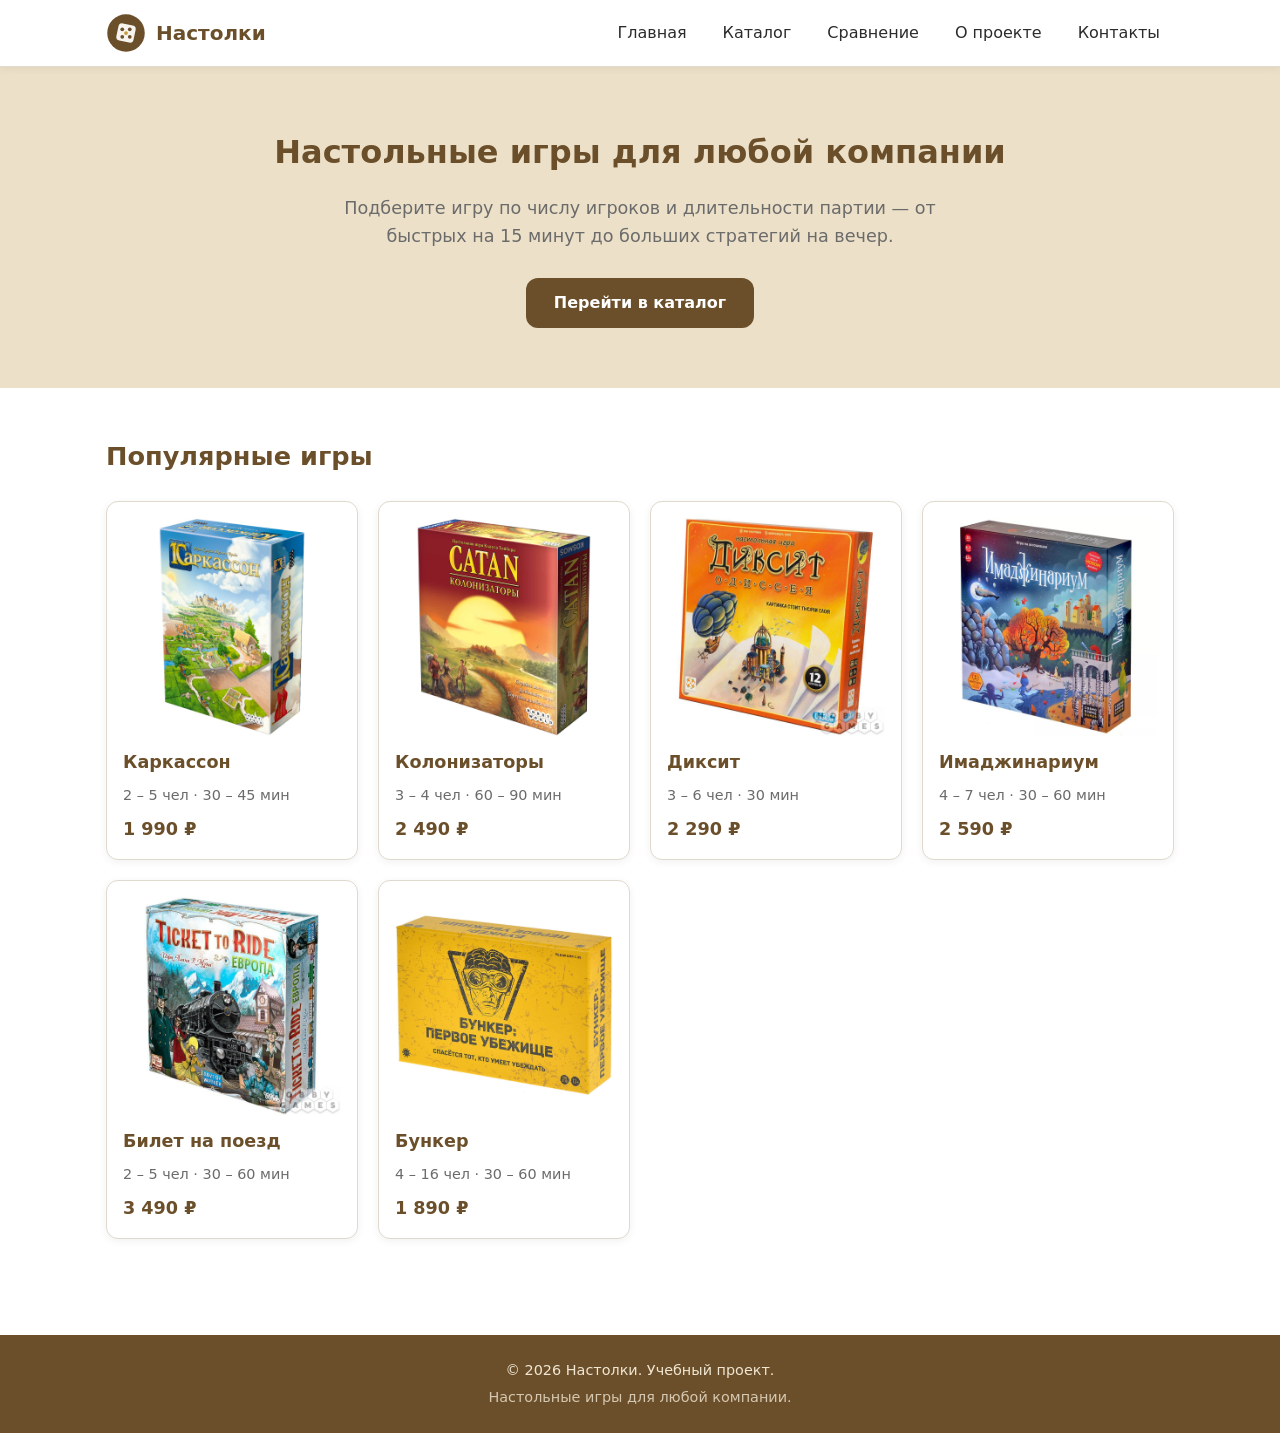
<file: index.html>
<!DOCTYPE html>
<html lang="ru">
<head>
    <meta charset="UTF-8">
    <meta name="viewport" content="width=device-width, initial-scale=1.0">
    <title>Настолки — каталог настольных игр</title>
    <link rel="icon" type="image/svg+xml" href="images/favicon.svg">
    <link rel="stylesheet" href="style.css">
</head>
<body>

    <header class="site-header">
        <div class="container header-inner">
            <a href="index.html" class="logo">
                <img src="images/logo.svg" alt="Логотип Настолки" width="40" height="40">
                <span>Настолки</span>
            </a>
            <nav class="main-nav" aria-label="Основное меню">
                <ul>
                    <li><a href="index.html">Главная</a></li>
                    <li><a href="catalog.html">Каталог</a></li>
                    <li><a href="compare.html">Сравнение</a></li>
                    <li><a href="about.html">О проекте</a></li>
                    <li><a href="contacts.html">Контакты</a></li>
                </ul>
            </nav>
        </div>
    </header>

    <main>
        <section class="hero">
            <div class="container">
                <h1>Настольные игры для любой компании</h1>
                <p>Подберите игру по числу игроков и длительности партии — от быстрых на 15 минут до больших стратегий на вечер.</p>
                <a href="catalog.html" class="btn">Перейти в каталог</a>
            </div>
        </section>

        <section class="featured">
            <div class="container">
                <h2>Популярные игры</h2>
                <div class="cards">

                    <article class="card">
                        <a href="game.html" class="card-image">
                            <img src="images/games/carcassonne.jpg" alt="Настольная игра Каркассон">
                        </a>
                        <h3><a href="game.html">Каркассон</a></h3>
                        <p>2 – 5 чел · 30 – 45 мин</p>
                        <p class="price">1 990 ₽</p>
                    </article>

                    <article class="card">
                        <a href="game.html" class="card-image">
                            <img src="images/games/colonizers.jpg" alt="Настольная игра Колонизаторы">
                        </a>
                        <h3><a href="game.html">Колонизаторы</a></h3>
                        <p>3 – 4 чел · 60 – 90 мин</p>
                        <p class="price">2 490 ₽</p>
                    </article>

                    <article class="card">
                        <a href="game.html" class="card-image">
                            <img src="images/games/dixit.jpg" alt="Настольная игра Диксит">
                        </a>
                        <h3><a href="game.html">Диксит</a></h3>
                        <p>3 – 6 чел · 30 мин</p>
                        <p class="price">2 290 ₽</p>
                    </article>

                    <article class="card">
                        <a href="game.html" class="card-image">
                            <img src="images/games/imaginarium.jpg" alt="Настольная игра Имаджинариум">
                        </a>
                        <h3><a href="game.html">Имаджинариум</a></h3>
                        <p>4 – 7 чел · 30 – 60 мин</p>
                        <p class="price">2 590 ₽</p>
                    </article>

                    <article class="card">
                        <a href="game.html" class="card-image">
                            <img src="images/games/ticket-to-ride.jpg" alt="Настольная игра Билет на поезд">
                        </a>
                        <h3><a href="game.html">Билет на поезд</a></h3>
                        <p>2 – 5 чел · 30 – 60 мин</p>
                        <p class="price">3 490 ₽</p>
                    </article>

                    <article class="card">
                        <a href="game.html" class="card-image">
                            <img src="images/games/bunker.jpg" alt="Настольная игра Бункер">
                        </a>
                        <h3><a href="game.html">Бункер</a></h3>
                        <p>4 – 16 чел · 30 – 60 мин</p>
                        <p class="price">1 890 ₽</p>
                    </article>

                </div>
            </div>
        </section>
    </main>

    <footer class="site-footer">
        <div class="container">
            <p class="copyright">© 2026 Настолки. Учебный проект.</p>
            <p class="slogan">Настольные игры для любой компании.</p>
        </div>
    </footer>

</body>
</html>
</file>
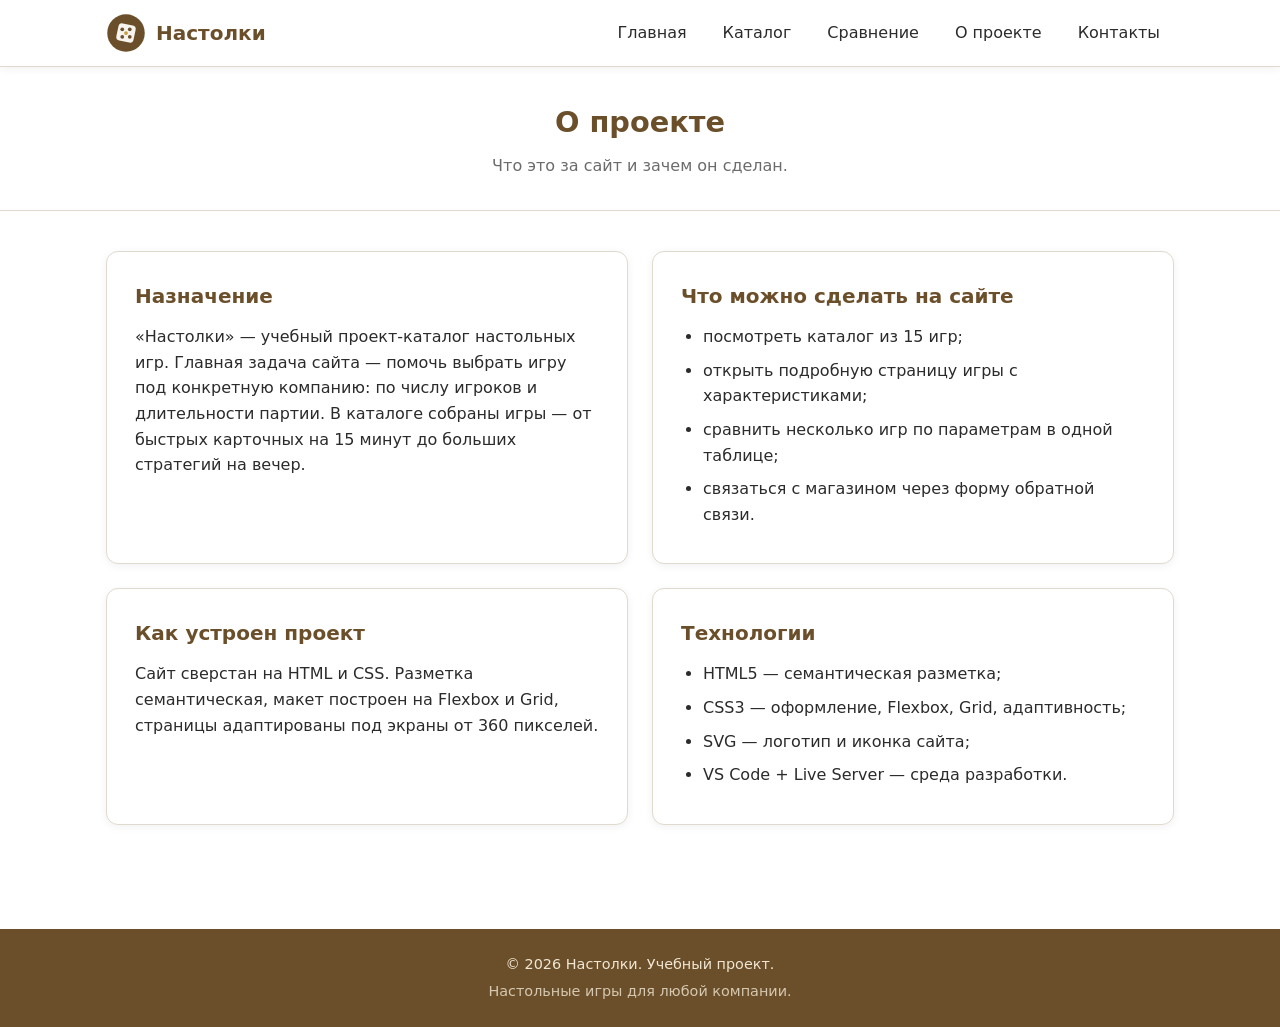
<file: about.html>
<!DOCTYPE html>
<html lang="ru">
<head>
    <meta charset="UTF-8">
    <meta name="viewport" content="width=device-width, initial-scale=1.0">
    <title>О проекте — Настолки</title>
    <link rel="icon" type="image/svg+xml" href="images/favicon.svg">
    <link rel="stylesheet" href="style.css">
</head>
<body>

    <header class="site-header">
        <div class="container header-inner">
            <a href="index.html" class="logo">
                <img src="images/logo.svg" alt="Логотип Настолки" width="40" height="40">
                <span>Настолки</span>
            </a>
            <nav class="main-nav" aria-label="Основное меню">
                <ul>
                    <li><a href="index.html">Главная</a></li>
                    <li><a href="catalog.html">Каталог</a></li>
                    <li><a href="compare.html">Сравнение</a></li>
                    <li><a href="about.html">О проекте</a></li>
                    <li><a href="contacts.html">Контакты</a></li>
                </ul>
            </nav>
        </div>
    </header>

    <main>
        <section class="page-head">
            <div class="container">
                <h1>О проекте</h1>
                <p>Что это за сайт и зачем он сделан.</p>
            </div>
        </section>

        <div class="about">
            <div class="container about-content">
                <article>
                    <h2>Назначение</h2>
                    <p>
                        «Настолки» — учебный проект-каталог настольных игр. Главная задача сайта —
                        помочь выбрать игру под конкретную компанию: по числу игроков и
                        длительности партии. В каталоге собраны игры — от быстрых карточных
                        на 15 минут до больших стратегий на вечер.
                    </p>
                </article>

                <article>
                    <h2>Что можно сделать на сайте</h2>
                    <ul class="about-list">
                        <li>посмотреть каталог из 15 игр;</li>
                        <li>открыть подробную страницу игры с характеристиками;</li>
                        <li>сравнить несколько игр по параметрам в одной таблице;</li>
                        <li>связаться с магазином через форму обратной связи.</li>
                    </ul>
                </article>

                <article>
                    <h2>Как устроен проект</h2>
                    <p>
                        Сайт сверстан на HTML и CSS. Разметка семантическая, макет построен
                        на Flexbox и Grid, страницы адаптированы под экраны от 360 пикселей.
                    </p>
                </article>

                <article>
                    <h2>Технологии</h2>
                    <ul class="about-list">
                        <li>HTML5 — семантическая разметка;</li>
                        <li>CSS3 — оформление, Flexbox, Grid, адаптивность;</li>
                        <li>SVG — логотип и иконка сайта;</li>
                        <li>VS Code + Live Server — среда разработки.</li>
                    </ul>
                </article>
            </div>
        </div>
    </main>

    <footer class="site-footer">
        <div class="container">
            <p class="copyright">© 2026 Настолки. Учебный проект.</p>
            <p class="slogan">Настольные игры для любой компании.</p>
        </div>
    </footer>

</body>
</html>
</file>
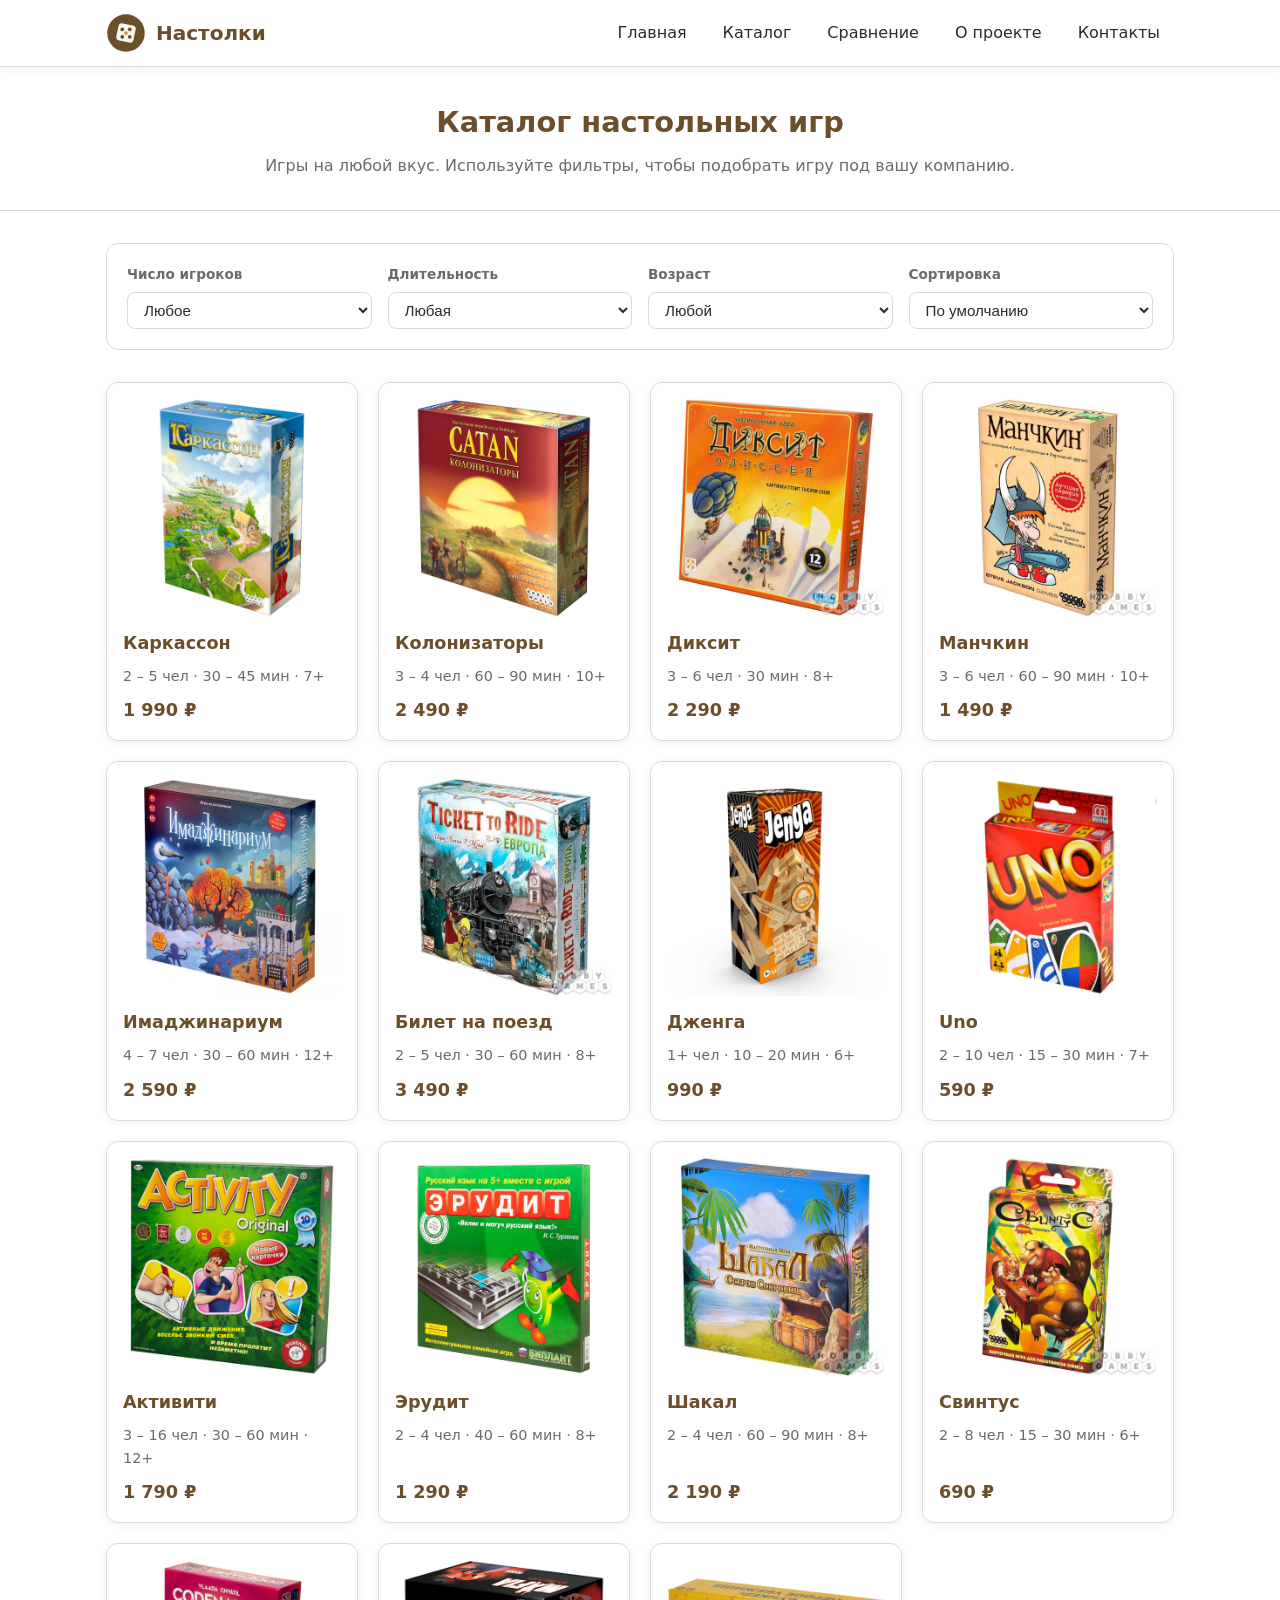
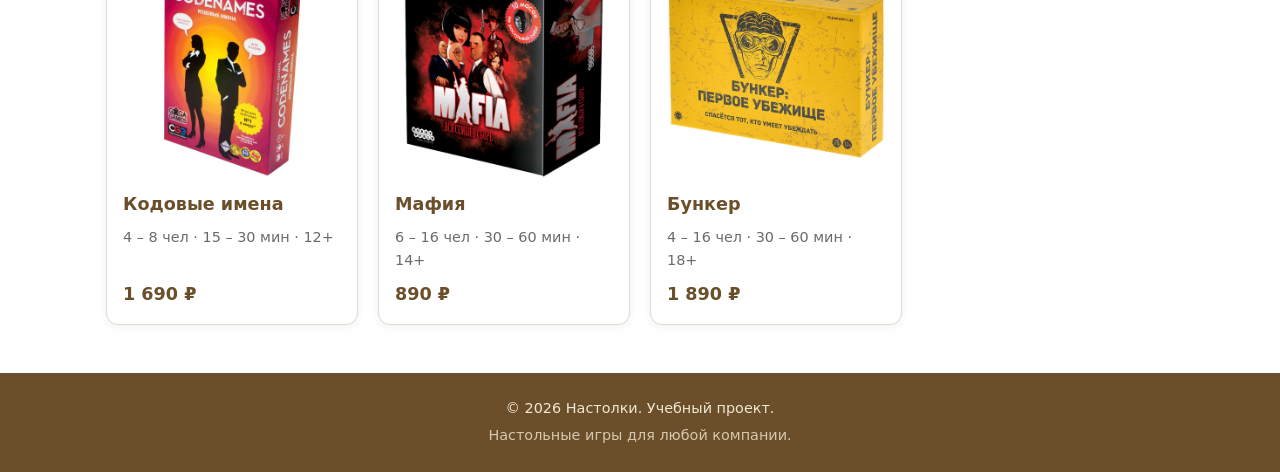
<file: catalog.html>
<!DOCTYPE html>
<html lang="ru">
<head>
    <meta charset="UTF-8">
    <meta name="viewport" content="width=device-width, initial-scale=1.0">
    <title>Каталог настольных игр — Настолки</title>
    <link rel="icon" type="image/svg+xml" href="images/favicon.svg">
    <link rel="stylesheet" href="style.css">
</head>
<body>

    <header class="site-header">
        <div class="container header-inner">
            <a href="index.html" class="logo">
                <img src="images/logo.svg" alt="Логотип Настолки" width="40" height="40">
                <span>Настолки</span>
            </a>
            <nav class="main-nav" aria-label="Основное меню">
                <ul>
                    <li><a href="index.html">Главная</a></li>
                    <li><a href="catalog.html">Каталог</a></li>
                    <li><a href="compare.html">Сравнение</a></li>
                    <li><a href="about.html">О проекте</a></li>
                    <li><a href="contacts.html">Контакты</a></li>
                </ul>
            </nav>
        </div>
    </header>

    <main>
        <section class="page-head">
            <div class="container">
                <h1>Каталог настольных игр</h1>
                <p>Игры на любой вкус. Используйте фильтры, чтобы подобрать игру под вашу компанию.</p>
            </div>
        </section>

        <div class="catalog">
            <div class="container">

                <!-- Фильтры и сортировка -->
                <form class="filters" aria-label="Фильтры каталога">
                    <div class="filter-group">
                        <label for="players">Число игроков</label>
                        <select id="players" name="players">
                            <option value="">Любое</option>
                            <option value="2">2</option>
                            <option value="4">4</option>
                            <option value="6">6</option>
                            <option value="8">8 и более</option>
                        </select>
                    </div>

                    <div class="filter-group">
                        <label for="duration">Длительность</label>
                        <select id="duration" name="duration">
                            <option value="">Любая</option>
                            <option value="short">до 30 мин</option>
                            <option value="medium">30–60 мин</option>
                            <option value="long">более 60 мин</option>
                        </select>
                    </div>

                    <div class="filter-group">
                        <label for="age">Возраст</label>
                        <select id="age" name="age">
                            <option value="">Любой</option>
                            <option value="6">6+</option>
                            <option value="10">10+</option>
                            <option value="12">12+</option>
                            <option value="18">18+</option>
                        </select>
                    </div>

                    <div class="filter-group">
                        <label for="sort">Сортировка</label>
                        <select id="sort" name="sort">
                            <option value="default">По умолчанию</option>
                            <option value="price-asc">Сначала дешёвые</option>
                            <option value="price-desc">Сначала дорогие</option>
                            <option value="name">По названию</option>
                        </select>
                    </div>
                </form>

                <!-- Сетка игр -->
                <div class="cards">

                    <article class="card">
                        <a href="game.html" class="card-image">
                            <img src="images/games/carcassonne.jpg" alt="Настольная игра Каркассон">
                        </a>
                        <h2><a href="game.html">Каркассон</a></h2>
                        <p>2 – 5 чел · 30 – 45 мин<span class="age"> · 7+</span></p>
                        <p class="price">1 990 ₽</p>
                    </article>

                    <article class="card">
                        <a href="game.html" class="card-image">
                            <img src="images/games/colonizers.jpg" alt="Настольная игра Колонизаторы">
                        </a>
                        <h2><a href="game.html">Колонизаторы</a></h2>
                        <p>3 – 4 чел · 60 – 90 мин<span class="age"> · 10+</span></p>
                        <p class="price">2 490 ₽</p>
                    </article>

                    <article class="card">
                        <a href="game.html" class="card-image">
                            <img src="images/games/dixit.jpg" alt="Настольная игра Диксит">
                        </a>
                        <h2><a href="game.html">Диксит</a></h2>
                        <p>3 – 6 чел · 30 мин<span class="age"> · 8+</span></p>
                        <p class="price">2 290 ₽</p>
                    </article>

                    <article class="card">
                        <a href="game.html" class="card-image">
                            <img src="images/games/munchkin.jpg" alt="Настольная игра Манчкин">
                        </a>
                        <h2><a href="game.html">Манчкин</a></h2>
                        <p>3 – 6 чел · 60 – 90 мин<span class="age"> · 10+</span></p>
                        <p class="price">1 490 ₽</p>
                    </article>

                    <article class="card">
                        <a href="game.html" class="card-image">
                            <img src="images/games/imaginarium.jpg" alt="Настольная игра Имаджинариум">
                        </a>
                        <h2><a href="game.html">Имаджинариум</a></h2>
                        <p>4 – 7 чел · 30 – 60 мин<span class="age"> · 12+</span></p>
                        <p class="price">2 590 ₽</p>
                    </article>

                    <article class="card">
                        <a href="game.html" class="card-image">
                            <img src="images/games/ticket-to-ride.jpg" alt="Настольная игра Билет на поезд">
                        </a>
                        <h2><a href="game.html">Билет на поезд</a></h2>
                        <p>2 – 5 чел · 30 – 60 мин<span class="age"> · 8+</span></p>
                        <p class="price">3 490 ₽</p>
                    </article>

                    <article class="card">
                        <a href="game.html" class="card-image">
                            <img src="images/games/jenga.jpg" alt="Настольная игра Дженга">
                        </a>
                        <h2><a href="game.html">Дженга</a></h2>
                        <p>1+ чел · 10 – 20 мин<span class="age"> · 6+</span></p>
                        <p class="price">990 ₽</p>
                    </article>

                    <article class="card">
                        <a href="game.html" class="card-image">
                            <img src="images/games/uno.jpg" alt="Настольная игра Uno">
                        </a>
                        <h2><a href="game.html">Uno</a></h2>
                        <p>2 – 10 чел · 15 – 30 мин<span class="age"> · 7+</span></p>
                        <p class="price">590 ₽</p>
                    </article>

                    <article class="card">
                        <a href="game.html" class="card-image">
                            <img src="images/games/activity.jpg" alt="Настольная игра Активити">
                        </a>
                        <h2><a href="game.html">Активити</a></h2>
                        <p>3 – 16 чел · 30 – 60 мин<span class="age"> · 12+</span></p>
                        <p class="price">1 790 ₽</p>
                    </article>

                    <article class="card">
                        <a href="game.html" class="card-image">
                            <img src="images/games/scrabble.jpg" alt="Настольная игра Эрудит">
                        </a>
                        <h2><a href="game.html">Эрудит</a></h2>
                        <p>2 – 4 чел · 40 – 60 мин<span class="age"> · 8+</span></p>
                        <p class="price">1 290 ₽</p>
                    </article>

                    <article class="card">
                        <a href="game.html" class="card-image">
                            <img src="images/games/jackal.jpg" alt="Настольная игра Шакал">
                        </a>
                        <h2><a href="game.html">Шакал</a></h2>
                        <p>2 – 4 чел · 60 – 90 мин<span class="age"> · 8+</span></p>
                        <p class="price">2 190 ₽</p>
                    </article>

                    <article class="card">
                        <a href="game.html" class="card-image">
                            <img src="images/games/svintus.jpg" alt="Настольная игра Свинтус">
                        </a>
                        <h2><a href="game.html">Свинтус</a></h2>
                        <p>2 – 8 чел · 15 – 30 мин<span class="age"> · 6+</span></p>
                        <p class="price">690 ₽</p>
                    </article>

                    <article class="card">
                        <a href="game.html" class="card-image">
                            <img src="images/games/codenames.jpg" alt="Настольная игра Кодовые имена">
                        </a>
                        <h2><a href="game.html">Кодовые имена</a></h2>
                        <p>4 – 8 чел · 15 – 30 мин<span class="age"> · 12+</span></p>
                        <p class="price">1 690 ₽</p>
                    </article>

                    <article class="card">
                        <a href="game.html" class="card-image">
                            <img src="images/games/mafia.jpg" alt="Настольная игра Мафия">
                        </a>
                        <h2><a href="game.html">Мафия</a></h2>
                        <p>6 – 16 чел · 30 – 60 мин<span class="age"> · 14+</span></p>
                        <p class="price">890 ₽</p>
                    </article>

                    <article class="card">
                        <a href="game.html" class="card-image">
                            <img src="images/games/bunker.jpg" alt="Настольная игра Бункер">
                        </a>
                        <h2><a href="game.html">Бункер</a></h2>
                        <p>4 – 16 чел · 30 – 60 мин<span class="age"> · 18+</span></p>
                        <p class="price">1 890 ₽</p>
                    </article>

                </div>
            </div>
        </div>
    </main>

    <footer class="site-footer">
        <div class="container">
            <p class="copyright">© 2026 Настолки. Учебный проект.</p>
            <p class="slogan">Настольные игры для любой компании.</p>
        </div>
    </footer>

</body>
</html>
</file>
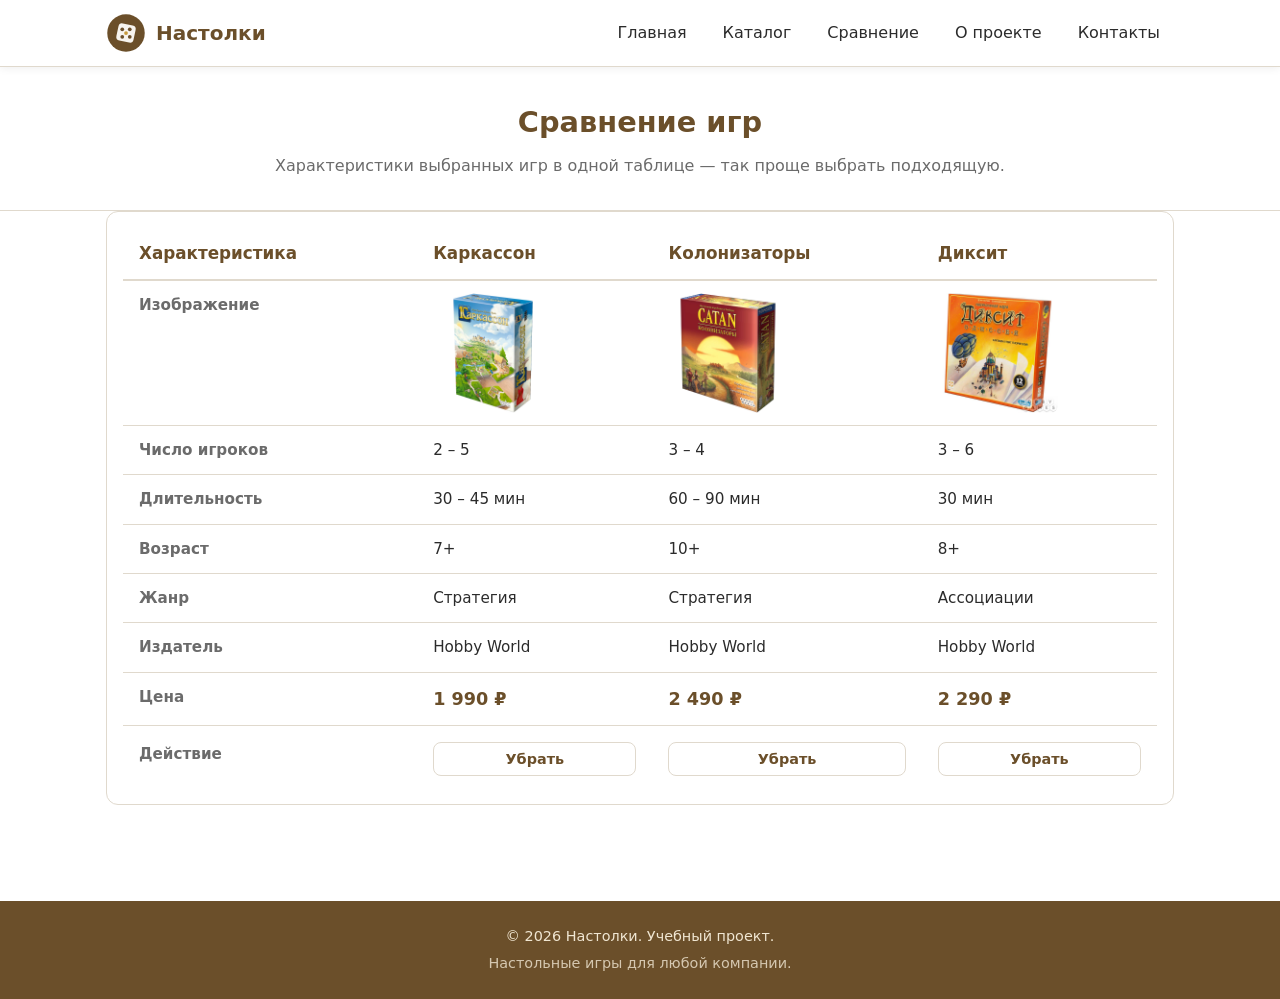
<file: compare.html>
<!DOCTYPE html>
<html lang="ru">
<head>
    <meta charset="UTF-8">
    <meta name="viewport" content="width=device-width, initial-scale=1.0">
    <title>Сравнение игр — Настолки</title>
    <link rel="icon" type="image/svg+xml" href="images/favicon.svg">
    <link rel="stylesheet" href="style.css">
</head>
<body>

    <header class="site-header">
        <div class="container header-inner">
            <a href="index.html" class="logo">
                <img src="images/logo.svg" alt="Логотип Настолки" width="40" height="40">
                <span>Настолки</span>
            </a>
            <nav class="main-nav" aria-label="Основное меню">
                <ul>
                    <li><a href="index.html">Главная</a></li>
                    <li><a href="catalog.html">Каталог</a></li>
                    <li><a href="compare.html">Сравнение</a></li>
                    <li><a href="about.html">О проекте</a></li>
                    <li><a href="contacts.html">Контакты</a></li>
                </ul>
            </nav>
        </div>
    </header>

    <main>
        <section class="page-head">
            <div class="container">
                <h1>Сравнение игр</h1>
                <p>Характеристики выбранных игр в одной таблице — так проще выбрать подходящую.</p>
            </div>
        </section>

        <div class="compare">
            <div class="container">

                <div class="compare-scroll">
                    <table class="compare-table">
                        <caption class="visually-hidden">Сравнение настольных игр по характеристикам</caption>
                        <thead>
                            <tr>
                                <th scope="col">Характеристика</th>
                                <th scope="col">Каркассон</th>
                                <th scope="col">Колонизаторы</th>
                                <th scope="col">Диксит</th>
                            </tr>
                        </thead>
                        <tbody>
                            <tr>
                                <th scope="row">Изображение</th>
                                <td><img src="images/games/carcassonne.jpg" alt="Каркассон"></td>
                                <td><img src="images/games/colonizers.jpg" alt="Колонизаторы"></td>
                                <td><img src="images/games/dixit.jpg" alt="Диксит"></td>
                            </tr>
                            <tr>
                                <th scope="row">Число игроков</th>
                                <td>2 – 5</td>
                                <td>3 – 4</td>
                                <td>3 – 6</td>
                            </tr>
                            <tr>
                                <th scope="row">Длительность</th>
                                <td>30 – 45 мин</td>
                                <td>60 – 90 мин</td>
                                <td>30 мин</td>
                            </tr>
                            <tr>
                                <th scope="row">Возраст</th>
                                <td>7+</td>
                                <td>10+</td>
                                <td>8+</td>
                            </tr>
                            <tr>
                                <th scope="row">Жанр</th>
                                <td>Стратегия</td>
                                <td>Стратегия</td>
                                <td>Ассоциации</td>
                            </tr>
                            <tr>
                                <th scope="row">Издатель</th>
                                <td>Hobby World</td>
                                <td>Hobby World</td>
                                <td>Hobby World</td>
                            </tr>
                            <tr class="compare-price">
                                <th scope="row">Цена</th>
                                <td>1 990 ₽</td>
                                <td>2 490 ₽</td>
                                <td>2 290 ₽</td>
                            </tr>
                        </tbody>
                        <tfoot>
                            <tr>
                                <th scope="row">Действие</th>
                                <td>
                                    <button type="button" class="btn-remove" aria-label="Убрать Каркассон из сравнения">
                                        Убрать
                                    </button>
                                </td>
                                <td>
                                    <button type="button" class="btn-remove" aria-label="Убрать Колонизаторы из сравнения">
                                        Убрать
                                    </button>
                                </td>
                                <td>
                                    <button type="button" class="btn-remove" aria-label="Убрать Диксит из сравнения">
                                        Убрать
                                    </button>
                                </td>
                            </tr>
                        </tfoot>
                    </table>
                </div>

            </div>
        </div>
    </main>

    <footer class="site-footer">
        <div class="container">
            <p class="copyright">© 2026 Настолки. Учебный проект.</p>
            <p class="slogan">Настольные игры для любой компании.</p>
        </div>
    </footer>

</body>
</html>
</file>
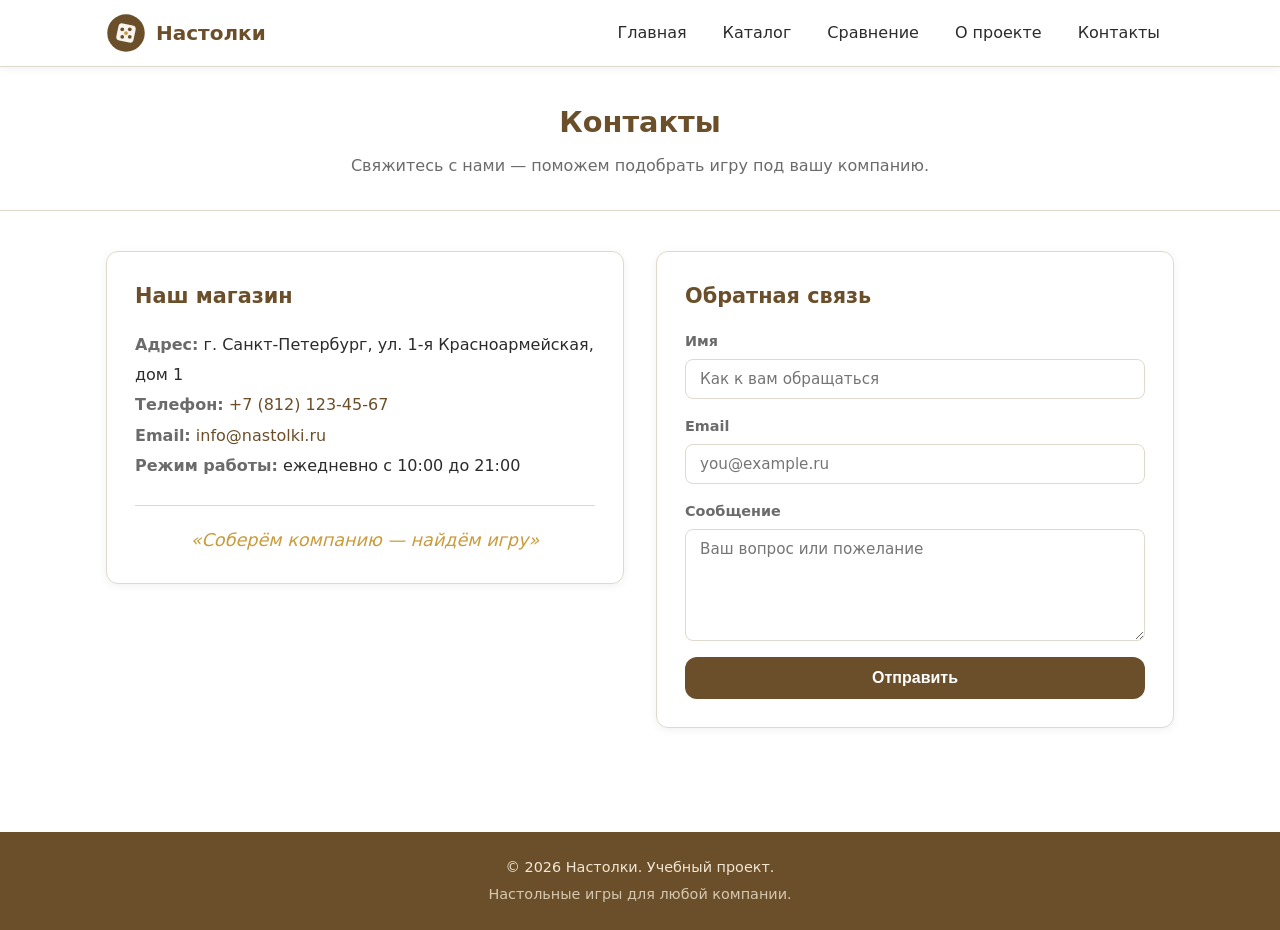
<file: contacts.html>
<!DOCTYPE html>
<html lang="ru">
<head>
    <meta charset="UTF-8">
    <meta name="viewport" content="width=device-width, initial-scale=1.0">
    <title>Контакты — Настолки</title>
    <link rel="icon" type="image/svg+xml" href="images/favicon.svg">
    <link rel="stylesheet" href="style.css">
</head>
<body>

    <header class="site-header">
        <div class="container header-inner">
            <a href="index.html" class="logo">
                <img src="images/logo.svg" alt="Логотип Настолки" width="40" height="40">
                <span>Настолки</span>
            </a>
            <nav class="main-nav" aria-label="Основное меню">
                <ul>
                    <li><a href="index.html">Главная</a></li>
                    <li><a href="catalog.html">Каталог</a></li>
                    <li><a href="compare.html">Сравнение</a></li>
                    <li><a href="about.html">О проекте</a></li>
                    <li><a href="contacts.html">Контакты</a></li>
                </ul>
            </nav>
        </div>
    </header>

    <main>
        <section class="page-head">
            <div class="container">
                <h1>Контакты</h1>
                <p>Свяжитесь с нами — поможем подобрать игру под вашу компанию.</p>
            </div>
        </section>

        <div class="contacts">
            <div class="container contacts-grid">

                <div class="contacts-info">
                    <h2>Наш магазин</h2>
                    <address class="contact-list">
                        <p><strong>Адрес:</strong> г. Санкт-Петербург, ул. 1-я Красноармейская, дом 1</p>
                        <p><strong>Телефон:</strong> <a href="tel:+78121234567">+7 (812) 123-45-67</a></p>
                        <p><strong>Email:</strong> <a href="mailto:info@nastolki.ru">info@nastolki.ru</a></p>
                        <p><strong>Режим работы:</strong> ежедневно с 10:00 до 21:00</p>
                    </address>

                    <p class="slogan-big">«Соберём компанию — найдём игру»</p>
                </div>

                <div class="contacts-form">
                    <h2>Обратная связь</h2>
                    <form class="feedback-form" novalidate>
                        <div class="form-field">
                            <label for="name">Имя</label>
                            <input type="text" id="name" name="name" placeholder="Как к вам обращаться" required>
                        </div>

                        <div class="form-field">
                            <label for="email">Email</label>
                            <input type="email" id="email" name="email" placeholder="you@example.ru" required>
                        </div>

                        <div class="form-field">
                            <label for="message">Сообщение</label>
                            <textarea id="message" name="message" rows="5" placeholder="Ваш вопрос или пожелание" required></textarea>
                        </div>

                        <button type="submit" class="btn">Отправить</button>

                    </form>
                </div>

            </div>
        </div>
    </main>

    <footer class="site-footer">
        <div class="container">
            <p class="copyright">© 2026 Настолки. Учебный проект.</p>
            <p class="slogan">Настольные игры для любой компании.</p>
        </div>
    </footer>

</body>
</html>
</file>
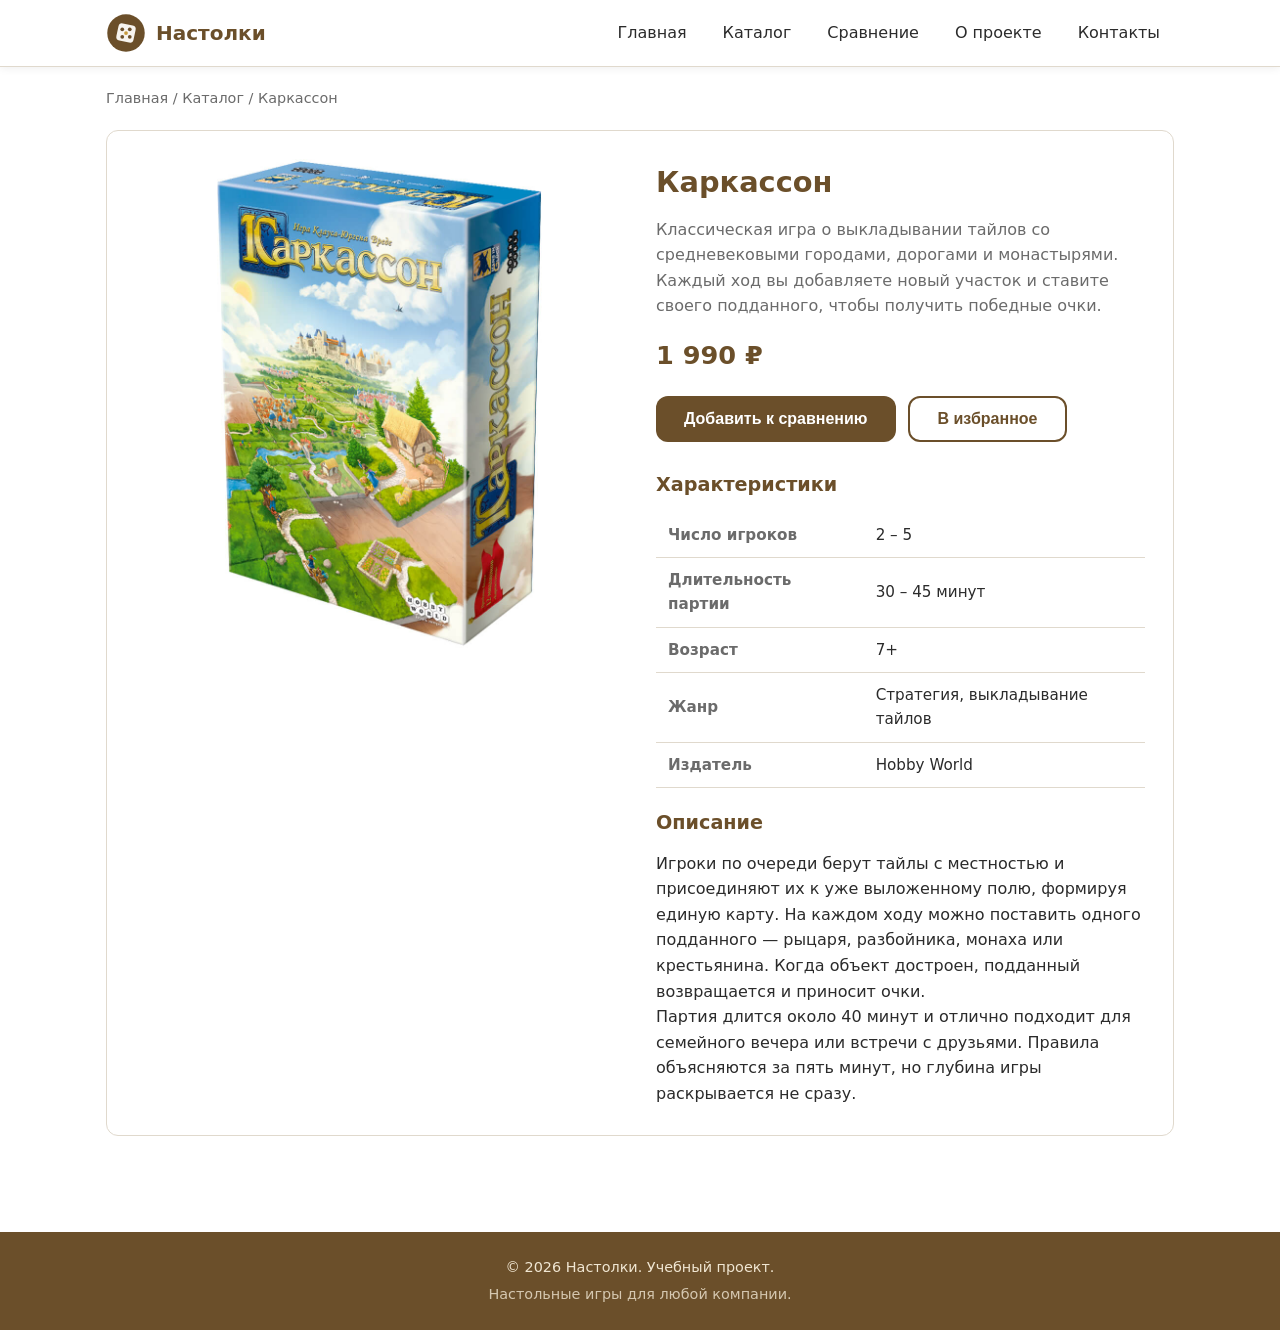
<file: game.html>
<!DOCTYPE html>
<html lang="ru">
<head>
    <meta charset="UTF-8">
    <meta name="viewport" content="width=device-width, initial-scale=1.0">
    <title>Каркассон — Настолки</title>
    <link rel="icon" type="image/svg+xml" href="images/favicon.svg">
    <link rel="stylesheet" href="style.css">
</head>
<body>

    <header class="site-header">
        <div class="container header-inner">
            <a href="index.html" class="logo">
                <img src="images/logo.svg" alt="Логотип Настолки" width="40" height="40">
                <span>Настолки</span>
            </a>
            <nav class="main-nav" aria-label="Основное меню">
                <ul>
                    <li><a href="index.html">Главная</a></li>
                    <li><a href="catalog.html">Каталог</a></li>
                    <li><a href="compare.html">Сравнение</a></li>
                    <li><a href="about.html">О проекте</a></li>
                    <li><a href="contacts.html">Контакты</a></li>
                </ul>
            </nav>
        </div>
    </header>

    <main>
        <div class="container">
            <nav class="breadcrumbs" aria-label="Хлебные крошки">
                <a href="index.html">Главная</a> /
                <a href="catalog.html">Каталог</a> /
                <span>Каркассон</span>
            </nav>

            <article class="game">
                <div class="game-image">
                    <img src="images/games/carcassonne.jpg" alt="Настольная игра Каркассон — коробка и компоненты">
                </div>

                <div class="game-info">
                    <h1>Каркассон</h1>
                    <p class="game-lead">
                        Классическая игра о выкладывании тайлов со средневековыми городами,
                        дорогами и монастырями. Каждый ход вы добавляете новый участок
                        и ставите своего подданного, чтобы получить победные очки.
                    </p>

                    <p class="game-price">1 990 ₽</p>

                    <div class="game-actions">
                        <button type="button" class="btn">Добавить к сравнению</button>
                        <button type="button" class="btn btn-secondary">В избранное</button>
                    </div>

                    <h2>Характеристики</h2>
                    <table class="specs">
                        <tbody>
                            <tr>
                                <th scope="row">Число игроков</th>
                                <td>2 – 5</td>
                            </tr>
                            <tr>
                                <th scope="row">Длительность партии</th>
                                <td>30 – 45 минут</td>
                            </tr>
                            <tr>
                                <th scope="row">Возраст</th>
                                <td>7+</td>
                            </tr>
                            <tr>
                                <th scope="row">Жанр</th>
                                <td>Стратегия, выкладывание тайлов</td>
                            </tr>
                            <tr>
                                <th scope="row">Издатель</th>
                                <td>Hobby World</td>
                            </tr>
                        </tbody>
                    </table>

                    <h2>Описание</h2>
                    <p>
                        Игроки по очереди берут тайлы с местностью и присоединяют их к уже
                        выложенному полю, формируя единую карту. На каждом ходу можно
                        поставить одного подданного — рыцаря, разбойника, монаха или крестьянина.
                        Когда объект достроен, подданный возвращается и приносит очки.
                    </p>
                    <p>
                        Партия длится около 40 минут и отлично подходит для семейного вечера
                        или встречи с друзьями. Правила объясняются за пять минут, но глубина
                        игры раскрывается не сразу.
                    </p>
                </div>
            </article>
        </div>
    </main>

    <footer class="site-footer">
        <div class="container">
            <p class="copyright">© 2026 Настолки. Учебный проект.</p>
            <p class="slogan">Настольные игры для любой компании.</p>
        </div>
    </footer>

</body>
</html>
</file>
<file: style.css>
/* ===== Базовые сбросы и переменные ===== */
* {
    margin: 0;
    padding: 0;
    box-sizing: border-box;
}

/*В :root я объявил CSS-переменные для цветов, радиуса и тени. 
Это позволяет менять оформление в одном месте. Например, поменять основной цвет бренда одной строкой*/
:root {
    --color-bg: #ffffff;
    --color-surface: #ffffff;
    --color-primary: #6b4f2a;
    --color-primary-hover: #4e3a1f;
    --color-accent: #c89b3c;
    --color-text: #2b2b2b;
    --color-text-muted: #6b6b6b;
    --color-border: #e0d9cd;
    --radius: 12px;
    --shadow: 0 2px 8px rgba(0, 0, 0, 0.06);
}


/*Растягиваю main и занимаю всё свободное место, выталкивая футер вниз*/
main {
    flex: 1;
}

/*min-height: 100vh и display: flex с колонкой — чтобы футер прижимался к низу даже на коротких страницах»*/
body {
    font-family: system-ui, -apple-system, "Segoe UI", Roboto, sans-serif;
    background-color: var(--color-bg);
    color: var(--color-text);
    line-height: 1.6;
    min-height: 100vh;
    display: flex;
    flex-direction: column;
}

img {
    max-width: 100%;
    height: auto;
    display: block;
}

a {
    color: var(--color-primary);
    text-decoration: none;
}

a:hover {
    color: var(--color-primary-hover);
    text-decoration: underline;
}

/* ===== Контейнер ===== */
.container {
    width: 100%;
    max-width: 1100px;
    margin: 0 auto;
    padding: 0 16px;
}

/* ===== Шапка ===== */
.site-header {
    background-color: var(--color-surface);
    border-bottom: 1px solid var(--color-border);
    box-shadow: var(--shadow);
    position: sticky;
    top: 0;
    z-index: 100;
}

.header-inner {
    display: flex;
    align-items: center;
    justify-content: space-between;
    gap: 16px;
    padding-top: 12px;
    padding-bottom: 12px;
    flex-wrap: wrap;
}

.logo {
    display: flex;
    align-items: center;
    gap: 10px;
    font-size: 1.25rem;
    font-weight: 700;
    color: var(--color-primary);
}

.logo:hover {
    text-decoration: none;
    color: var(--color-primary-hover);
}

.logo img {
    width: 40px;
    height: 40px;
}

/* ===== Меню ===== */
.main-nav ul {
    display: flex;
    gap: 8px;
    list-style: none;
    flex-wrap: wrap;
}

.main-nav a {
    display: inline-block;
    padding: 8px 14px;
    border-radius: var(--radius);
    color: var(--color-text);
    font-weight: 500;
}

.main-nav a:hover {
    background-color: var(--color-bg);
    color: var(--color-primary);
    text-decoration: none;
}

/* ===== Hero ===== */
.hero {
    background-color: #ece0c8;
    padding: 60px 0;
    text-align: center;
}

.hero h1 {
    font-size: 2rem;
    margin-bottom: 16px;
    color: var(--color-primary);
}

.hero p {
    font-size: 1.1rem;
    color: var(--color-text-muted);
    max-width: 640px;
    margin: 0 auto 28px;
}

/* ===== Кнопка ===== */
.btn {
    display: inline-block;
    background-color: var(--color-primary);
    color: #fff;
    padding: 12px 28px;
    border-radius: var(--radius);
    font-weight: 600;
    border: none;
    cursor: pointer;
    font-size: 1rem;
}

.btn:hover {
    background-color: var(--color-primary-hover);
    color: #fff;
    text-decoration: none;
}

/* ===== Секция подборки ===== */
.featured {
    padding: 48px 0;
}

.featured h2 {
    font-size: 1.6rem;
    margin-bottom: 24px;
    color: var(--color-primary);
}

/* ===== Сетка карточек ===== */
.cards {
    display: grid;
    grid-template-columns: repeat(auto-fill, minmax(220px, 1fr));
    gap: 20px;
}

.card {
    background-color: var(--color-surface);
    border: 1px solid var(--color-border);
    border-radius: var(--radius);
    padding: 16px;
    box-shadow: var(--shadow);
    display: flex;
    flex-direction: column;
    gap: 8px;
    transition: transform 0.2s, box-shadow 0.2s;
}

.card:hover {
    transform: translateY(-4px);
    box-shadow: 0 6px 16px rgba(0, 0, 0, 0.1);
}

.card img {
    width: 100%;
    border-radius: 8px;
    background-color: var(--color-bg);
}

.card h2,
.card h3 {
    font-size: 1.1rem;
    margin-top: 4px;
}

.card p {
    font-size: 0.9rem;
    color: var(--color-text-muted);
}

.card .price {
    font-size: 1.1rem;
    font-weight: 700;
    color: var(--color-primary);
    margin-top: auto;
}

/* ===== Подвал ===== */
.site-footer {
    background-color: var(--color-primary);
    color: #f0e6d2;
    padding: 24px 0;
    margin-top: 48px;
    text-align: center;
    font-size: 0.9rem;
}

.site-footer .slogan {
    margin-top: 4px;
    opacity: 0.8;
}

/* ===== Страница 404 ===== */
.error-page {
    padding: 80px 0;
    text-align: center;
}

.error-code {
    font-size: 6rem;
    font-weight: 700;
    color: var(--color-accent);
    line-height: 1;
    margin-bottom: 16px;
}

.error-content h1 {
    font-size: 1.6rem;
    color: var(--color-primary);
    margin-bottom: 12px;
}

.error-content p {
    color: var(--color-text-muted);
    margin-bottom: 28px;
}

/* ===== Адаптив для телефона ===== */
@media (max-width: 600px) {
     .header-inner {
        flex-direction: column;
        align-items: flex-start;
        padding-top: 6px;
        padding-bottom: 6px;
        gap: 6px;
    }

    .main-nav ul {
        flex-wrap: nowrap;    /* Строго в одну строку */
        gap: 4px;             /* Минимальное расстояние между пунктами */
    }

    .main-nav a {
        padding: 6px 4px;
        font-size: 0.75rem;
    }

    .hero {
        padding: 20px 0;
    }

    .hero h1 {
        font-size: 1.5rem;
    }

    .hero p {
        font-size: 1rem;
    }

    .featured{
        padding: 32px 0;
    }

    .age {
        display: none;
    }

    .card {
        padding: 10px;
    }

    .card h3, .card h2 {
        font-size: 1rem;
    }

    .card p{
        font-size: 0.75rem;
    }

    .card .price {
        font-size: 1rem;
    }
    
    .cards {
        grid-template-columns: repeat(auto-fill, minmax(150px, 1fr));
        gap: 8px;
    }

    .error-code {
        font-size: 4rem;
    }

    .error-content h1 {
        font-size: 1.3rem;
    }
}

/* ===== Заголовок внутренней страницы ===== */
.page-head {
    background-color: var(--color-surface);
    border-bottom: 1px solid var(--color-border);
    padding: 32px 0;
    text-align: center;
}

.page-head h1 {
    font-size: 1.8rem;
    color: var(--color-primary);
    margin-bottom: 8px;
}

.page-head p {
    color: var(--color-text-muted);
}

/* ===== Фильтры ===== */
.filters {
    display: grid;
    grid-template-columns: repeat(auto-fit, minmax(180px, 1fr));
    gap: 16px;
    background-color: var(--color-surface);
    border: 1px solid var(--color-border);
    border-radius: var(--radius);
    padding: 20px;
    margin: 32px 0;
}

.filter-group {
    display: flex;
    flex-direction: column;
    gap: 6px;
}

.filter-group label {
    font-size: 0.85rem;
    font-weight: 600;
    color: var(--color-text-muted);
}

.filter-group select {
    padding: 8px 12px;
    border: 1px solid var(--color-border);
    border-radius: 8px;
    background-color: var(--color-bg);
    font-size: 0.95rem;
    color: var(--color-text);
    cursor: pointer;
}

.filter-group select:focus {
    outline: 2px solid var(--color-accent);
}

/* ===== Хлебные крошки ===== */
.breadcrumbs {
    font-size: 0.9rem;
    color: var(--color-text-muted);
    padding: 20px 0;
}

.breadcrumbs a {
    color: var(--color-text-muted);
}

.breadcrumbs a:hover {
    color: var(--color-primary);
}

/* ===== Страница игры ===== */
.game {
    display: grid;
    grid-template-columns: 1fr 1fr;
    gap: 32px;
    background-color: var(--color-surface);
    border: 1px solid var(--color-border);
    border-radius: var(--radius);
    padding: 28px;
    margin-bottom: 48px;
}

.game-image img {
    width: 100%;
    border-radius: var(--radius);
    background-color: var(--color-bg);
}

.game-info h1 {
    font-size: 1.8rem;
    color: var(--color-primary);
    margin-bottom: 12px;
}

.game-lead {
    color: var(--color-text-muted);
    margin-bottom: 16px;
}

.game-price {
    font-size: 1.6rem;
    font-weight: 700;
    color: var(--color-primary);
    margin-bottom: 20px;
}

.game-actions {
    display: flex;
    gap: 12px;
    flex-wrap: wrap;
    margin-bottom: 28px;
}

.game-info h2 {
    font-size: 1.2rem;
    color: var(--color-primary);
    margin: 20px 0 12px;
}

/* ===== Таблица характеристик ===== */
.specs {
    width: 100%;
    border-collapse: collapse;
    font-size: 0.95rem;
}

.specs th,
.specs td {
    text-align: left;
    padding: 10px 12px;
    border-bottom: 1px solid var(--color-border);
}

.specs th {
    color: var(--color-text-muted);
    font-weight: 600;
}

/* ===== Вторая кнопка ===== */
.btn-secondary {
    background-color: transparent;
    color: var(--color-primary);
    border: 2px solid var(--color-primary);
}

.btn-secondary:hover {
    background-color: var(--color-primary);
    color: #fff;
}

/* ===== Адаптив для страницы игры ===== */
@media (max-width: 700px) {
    .game {
        grid-template-columns: 1fr;
        padding: 20px;
    }

    .game-info h1 {
        font-size: 1.5rem;
    }
}

/* ===== Страница сравнения ===== */
.compare {
    padding-bottom: 48px;
}

/* Горизонтальная прокрутка на узких экранах */
.compare-scroll {
    overflow-x: auto;
    background-color: var(--color-surface);
    border: 1px solid var(--color-border);
    border-radius: var(--radius);
    padding: 16px;
}

.compare-table {
    width: 100%;
    min-width: 650px;
    border-collapse: collapse;
    font-size: 0.95rem;
}

.compare-table th,
.compare-table td {
    padding: 12px 16px;
    text-align: left;
    border-bottom: 1px solid var(--color-border);
    vertical-align: top;
}

.compare-table thead th {
    color: var(--color-primary);
    font-size: 1.05rem;
    border-bottom: 2px solid var(--color-border);
}

.compare-table tbody th {
    color: var(--color-text-muted);
    font-weight: 600;
    white-space: nowrap;
}

.compare-table img {
    width: 120px;
    height: auto;
    border-radius: 8px;
    background-color: var(--color-bg);
}

.compare-price td {
    font-size: 1.1rem;
    font-weight: 700;
    color: var(--color-primary);
}

/* Кнопка удаления из сравнения (в нижней строке) */
.btn-remove {
    display: inline-block;
    width: 100%;
    padding: 8px 16px;
    border: 1px solid var(--color-border);
    border-radius: 8px;
    background-color: var(--color-bg);
    color: var(--color-primary);
    font-size: 0.9rem;
    font-family: inherit;
    font-weight: 600;
    cursor: pointer;
    text-align: center;
}

.btn-remove:hover {
    background-color: var(--color-primary);
    color: #fff;
    border-color: var(--color-primary);
}

.btn-remove:focus {
    outline: 2px solid var(--color-accent);
}

/* Нижняя строка таблицы */
.compare-table tfoot th,
.compare-table tfoot td {
    padding-top: 16px;
    border-bottom: none;
}

.compare-table tfoot th {
    color: var(--color-text-muted);
    font-weight: 600;
    white-space: nowrap;
}

.compare-note {
    margin-top: 16px;
    font-size: 0.9rem;
    color: var(--color-text-muted);
    text-align: center;
}

/* Визуально скрытый элемент (для caption) */
.visually-hidden {
    position: absolute;
    width: 1px;
    height: 1px;
    overflow: hidden;
    white-space: nowrap;
}

/* ===== Страница контактов ===== */
.contacts {
    padding: 40px 0 56px;
}

.contacts-grid {
    display: grid;
    grid-template-columns: 1fr 1fr;
    gap: 32px;
    align-items: start;
}

.contacts-info,
.contacts-form {
    background-color: var(--color-surface);
    border: 1px solid var(--color-border);
    border-radius: var(--radius);
    padding: 28px;
    box-shadow: var(--shadow);
}

.contacts-info h2,
.contacts-form h2 {
    font-size: 1.3rem;
    color: var(--color-primary);
    margin-bottom: 16px;
}

/* Список контактов */
.contact-list {
    font-style: normal;
    line-height: 1.9;
}

.contact-list p {
    color: var(--color-text);
}

.contact-list strong {
    color: var(--color-text-muted);
}

/* Слоган */
.slogan-big {
    margin-top: 24px;
    padding-top: 20px;
    border-top: 1px solid var(--color-border);
    font-size: 1.1rem;
    font-style: italic;
    color: var(--color-accent);
    text-align: center;
}

/* Форма обратной связи */
.feedback-form {
    display: flex;
    flex-direction: column;
    gap: 16px;
}

.form-field {
    display: flex;
    flex-direction: column;
    gap: 6px;
}

.form-field label {
    font-size: 0.9rem;
    font-weight: 600;
    color: var(--color-text-muted);
}

.form-field input,
.form-field textarea {
    padding: 10px 14px;
    border: 1px solid var(--color-border);
    border-radius: 8px;
    font-family: inherit;
    font-size: 0.95rem;
    background-color: var(--color-bg);
    color: var(--color-text);
    resize: vertical;
}

.form-field input:focus,
.form-field textarea:focus {
    outline: 2px solid var(--color-accent);
    border-color: var(--color-accent);
}

.form-note {
    font-size: 0.85rem;
    color: var(--color-text-muted);
    text-align: center;
}

/* ===== Страница «О проекте» ===== */
.about {
    padding: 40px 0 56px;
}

.about-content {
    display: grid;
    grid-template-columns: 1fr 1fr;
    gap: 24px;
}

.about-content article {
    background-color: var(--color-surface);
    border: 1px solid var(--color-border);
    border-radius: var(--radius);
    padding: 28px;
    box-shadow: var(--shadow);
}

.about-content h2 {
    font-size: 1.25rem;
    color: var(--color-primary);
    margin-bottom: 12px;
}

.about-content p {
    color: var(--color-text);
}

.about-list {
    list-style: disc;
    padding-left: 22px;
}

.about-list li {
    margin-bottom: 8px;
    color: var(--color-text);
}

/* ===== Адаптив для контактов и страницы "О проекте" ===== */
@media (max-width: 700px) {
    .contacts-grid {
        grid-template-columns: 1fr;
    }

    .contacts-info,
    .contacts-form {
        padding: 20px;
    }

    .about-content {
        grid-template-columns: 1fr;
    }    
}
</file>
